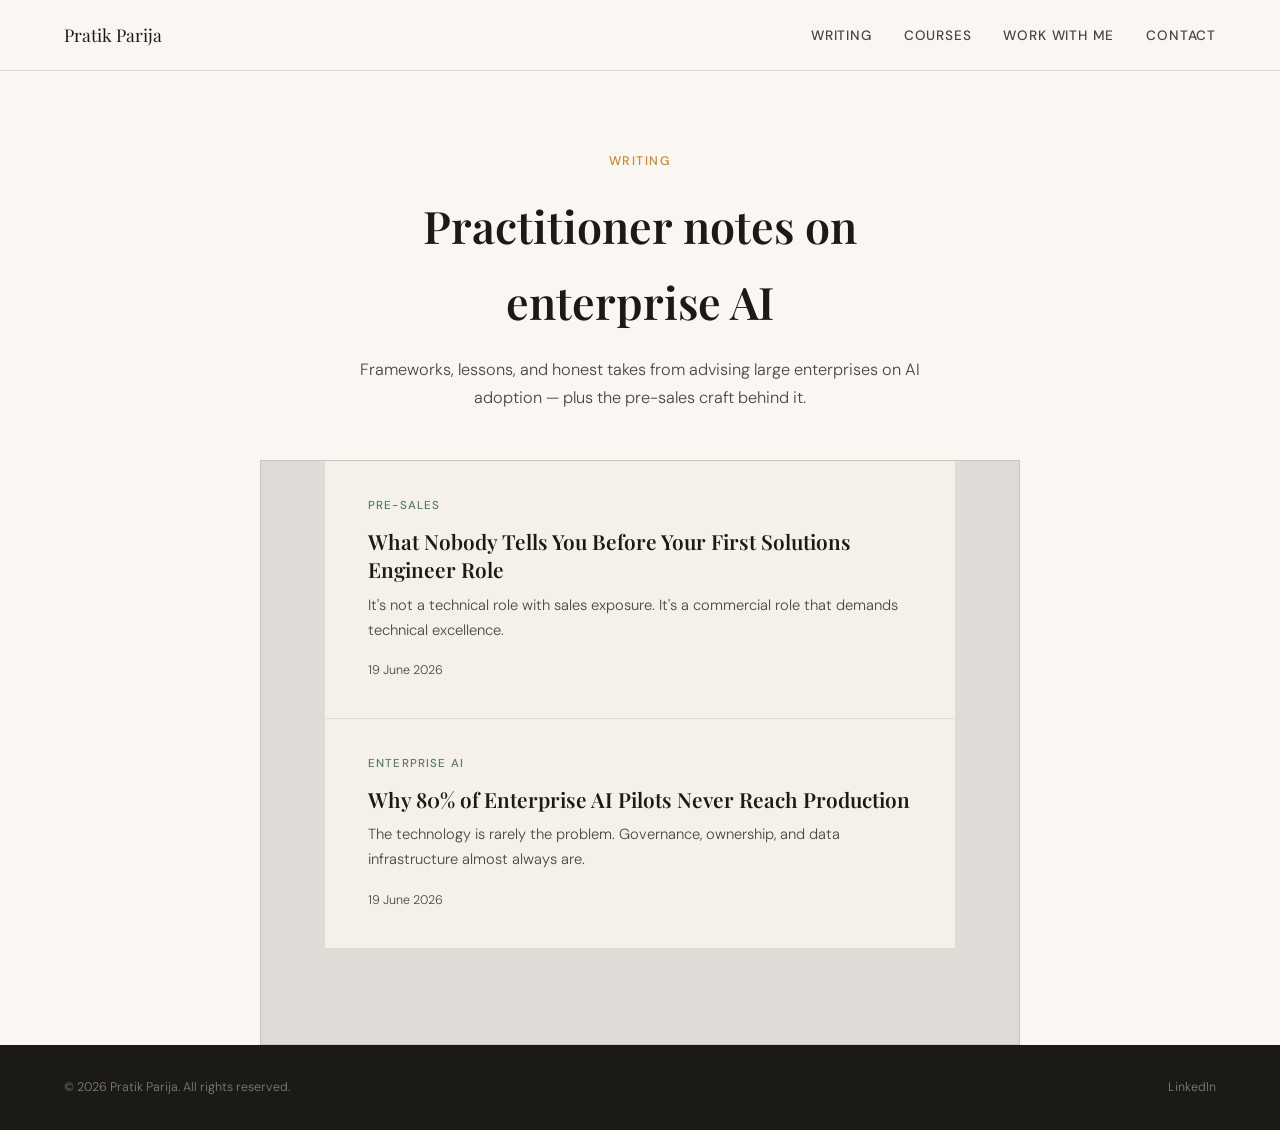
<file: blog/index.html>
<!DOCTYPE html><html lang="en"> <head><meta charset="UTF-8"><meta name="viewport" content="width=device-width, initial-scale=1.0"><title>Writing | Pratik Parija</title><meta name="description" content="Practitioner perspectives on enterprise AI, pre-sales, and AI adoption in India — by Pratik Parija."><link rel="canonical" href="https://www.pratikparija.com/blog/"><link rel="icon" type="image/x-icon" href="/favicon.ico"><link rel="icon" type="image/png" sizes="32x32" href="/favicon-32x32.png"><link rel="apple-touch-icon" sizes="180x180" href="/apple-touch-icon.png"><meta property="og:type" content="article"><meta property="og:title" content="Writing | Pratik Parija"><meta property="og:description" content="Practitioner perspectives on enterprise AI, pre-sales, and AI adoption in India — by Pratik Parija."><meta property="og:image" content="https://www.pratikparija.com/images/og-image.png"><meta property="og:url" content="https://www.pratikparija.com/blog/"><meta name="twitter:card" content="summary_large_image"><meta name="twitter:title" content="Writing | Pratik Parija"><meta name="twitter:image" content="https://www.pratikparija.com/images/og-image.png"><link rel="preconnect" href="https://fonts.googleapis.com"><link rel="preconnect" href="https://fonts.gstatic.com" crossorigin><link href="https://fonts.googleapis.com/css2?family=Playfair+Display:ital,wght@0,400;0,600;1,400&family=DM+Sans:wght@300;400;500&display=swap" rel="stylesheet"><style>*,*:before,*:after{box-sizing:border-box;margin:0;padding:0}:root{--cream: #FAF7F2;--warm-white: #F5F0E8;--ink: #1C1A17;--ink-light: #4A4540;--amber: #C8873A;--amber-light: #E8A85A;--sage: #5C7A6B;--rule: rgba(28,26,23,.12);--serif: "Playfair Display", Georgia, serif;--sans: "DM Sans", system-ui, sans-serif}html{scroll-behavior:smooth}body{background:var(--cream);color:var(--ink);font-family:var(--sans);font-weight:300;line-height:1.7}nav{position:sticky;top:0;z-index:100;display:flex;align-items:center;justify-content:space-between;padding:1.25rem 5vw;background:#faf7f2eb;backdrop-filter:blur(12px);border-bottom:1px solid var(--rule)}.nav-logo{font-family:var(--serif);font-size:1.1rem;color:var(--ink);text-decoration:none}.nav-links{display:flex;gap:2rem;list-style:none}.nav-links a{font-size:.85rem;font-weight:500;letter-spacing:.06em;text-transform:uppercase;color:var(--ink-light);text-decoration:none;transition:color .2s}.nav-links a:hover{color:var(--amber)}footer{padding:2rem 5vw;background:var(--ink);display:flex;justify-content:space-between;align-items:center;flex-wrap:wrap;gap:1rem}footer p,footer a{font-size:.78rem;color:#faf7f273;text-decoration:none}footer a:hover{color:var(--amber)}@media(max-width:700px){.nav-links{gap:1rem}.nav-links a{font-size:.72rem}}
.blog-hero[data-astro-cid-5tznm7mj]{max-width:720px;margin:0 auto;padding:5rem 5vw 3rem;text-align:center}.eyebrow[data-astro-cid-5tznm7mj]{font-size:.78rem;font-weight:500;letter-spacing:.12em;text-transform:uppercase;color:var(--amber);display:block;margin-bottom:1rem}.blog-hero[data-astro-cid-5tznm7mj] h1[data-astro-cid-5tznm7mj]{font-family:var(--serif);font-size:clamp(2rem,4vw,2.8rem);font-weight:600;margin-bottom:1rem}.blog-hero[data-astro-cid-5tznm7mj] p[data-astro-cid-5tznm7mj]{color:var(--ink-light);font-size:1.02rem}.blog-list[data-astro-cid-5tznm7mj]{max-width:760px;margin:0 auto;padding:0 5vw 6rem;display:flex;flex-direction:column;gap:1px;background:var(--rule);border:1px solid var(--rule)}.post-row[data-astro-cid-5tznm7mj]{display:block;background:var(--warm-white);padding:2.2rem 2.5rem;text-decoration:none;color:inherit;transition:transform .2s;border-left:3px solid transparent}.post-row[data-astro-cid-5tznm7mj]:hover{transform:translate(4px);border-left-color:var(--amber);background:var(--cream)}.post-row-pillar[data-astro-cid-5tznm7mj]{font-size:.72rem;font-weight:500;letter-spacing:.1em;text-transform:uppercase;color:var(--sage);display:block;margin-bottom:.7rem}.post-row[data-astro-cid-5tznm7mj] h2[data-astro-cid-5tznm7mj]{font-family:var(--serif);font-size:1.3rem;font-weight:600;color:var(--ink);margin-bottom:.6rem;line-height:1.35}.post-row[data-astro-cid-5tznm7mj] p[data-astro-cid-5tznm7mj]{font-size:.92rem;color:var(--ink-light);margin-bottom:.8rem}.post-row-date[data-astro-cid-5tznm7mj]{font-size:.78rem;color:var(--ink-light)}
</style></head> <body> <nav> <a href="/" class="nav-logo">Pratik Parija</a> <ul class="nav-links"> <li><a href="/blog">Writing</a></li> <li><a href="/#courses">Courses</a></li> <li><a href="/#work">Work With Me</a></li> <li><a href="/#contact">Contact</a></li> </ul> </nav>  <section class="blog-hero" data-astro-cid-5tznm7mj> <span class="eyebrow" data-astro-cid-5tznm7mj>Writing</span> <h1 data-astro-cid-5tznm7mj>Practitioner notes on enterprise AI</h1> <p data-astro-cid-5tznm7mj>Frameworks, lessons, and honest takes from advising large enterprises on AI adoption — plus the pre-sales craft behind it.</p> </section> <section class="blog-list" data-astro-cid-5tznm7mj> <a href="/blog/what-nobody-tells-you-before-first-se-role" class="post-row" data-astro-cid-5tznm7mj> <span class="post-row-pillar" data-astro-cid-5tznm7mj>Pre-sales</span> <h2 data-astro-cid-5tznm7mj>What Nobody Tells You Before Your First Solutions Engineer Role</h2> <p data-astro-cid-5tznm7mj>It&#39;s not a technical role with sales exposure. It&#39;s a commercial role that demands technical excellence.</p> <span class="post-row-date" data-astro-cid-5tznm7mj>19 June 2026</span> </a><a href="/blog/why-80-percent-ai-pilots-never-reach-production" class="post-row" data-astro-cid-5tznm7mj> <span class="post-row-pillar" data-astro-cid-5tznm7mj>Enterprise AI</span> <h2 data-astro-cid-5tznm7mj>Why 80% of Enterprise AI Pilots Never Reach Production</h2> <p data-astro-cid-5tznm7mj>The technology is rarely the problem. Governance, ownership, and data infrastructure almost always are.</p> <span class="post-row-date" data-astro-cid-5tznm7mj>19 June 2026</span> </a> </section>  <footer> <p>© 2026 Pratik Parija. All rights reserved.</p> <a href="https://uk.linkedin.com/in/pratik-parija" target="_blank">LinkedIn</a> </footer> </body></html>
</file>
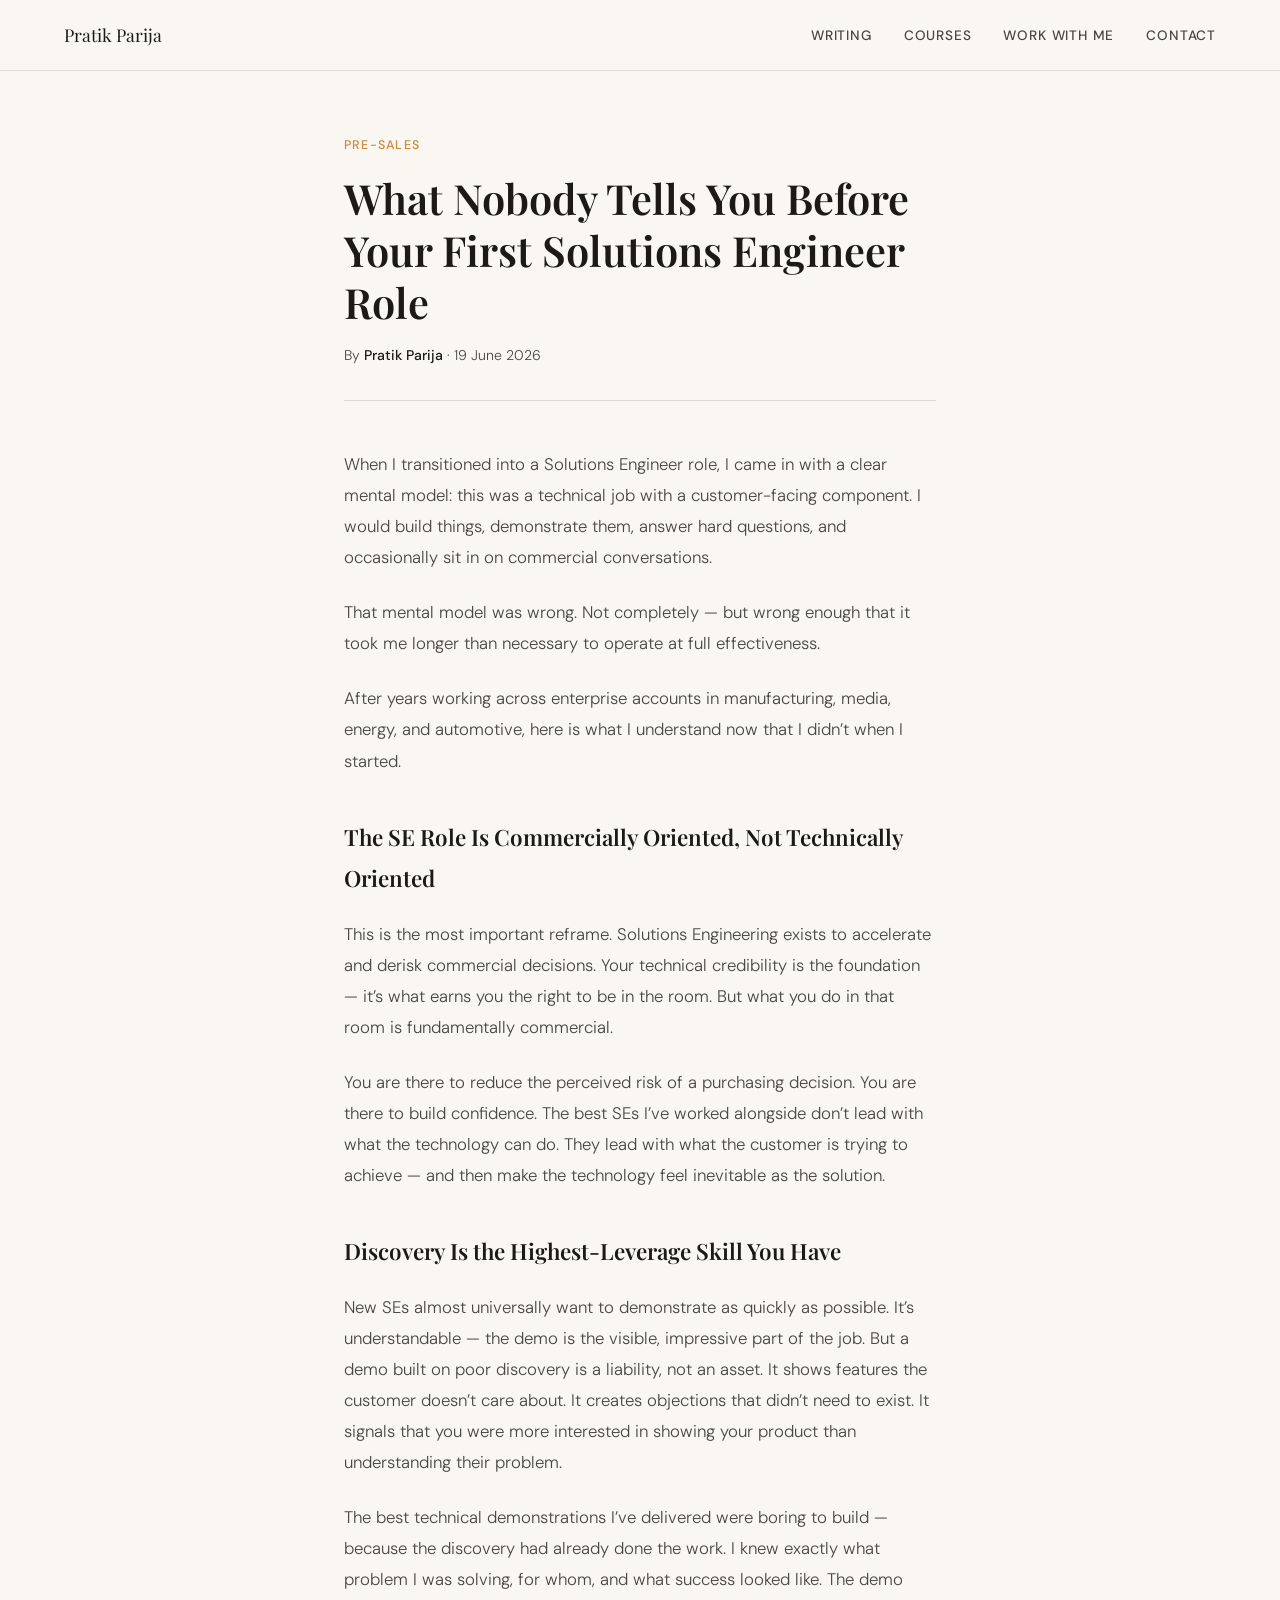
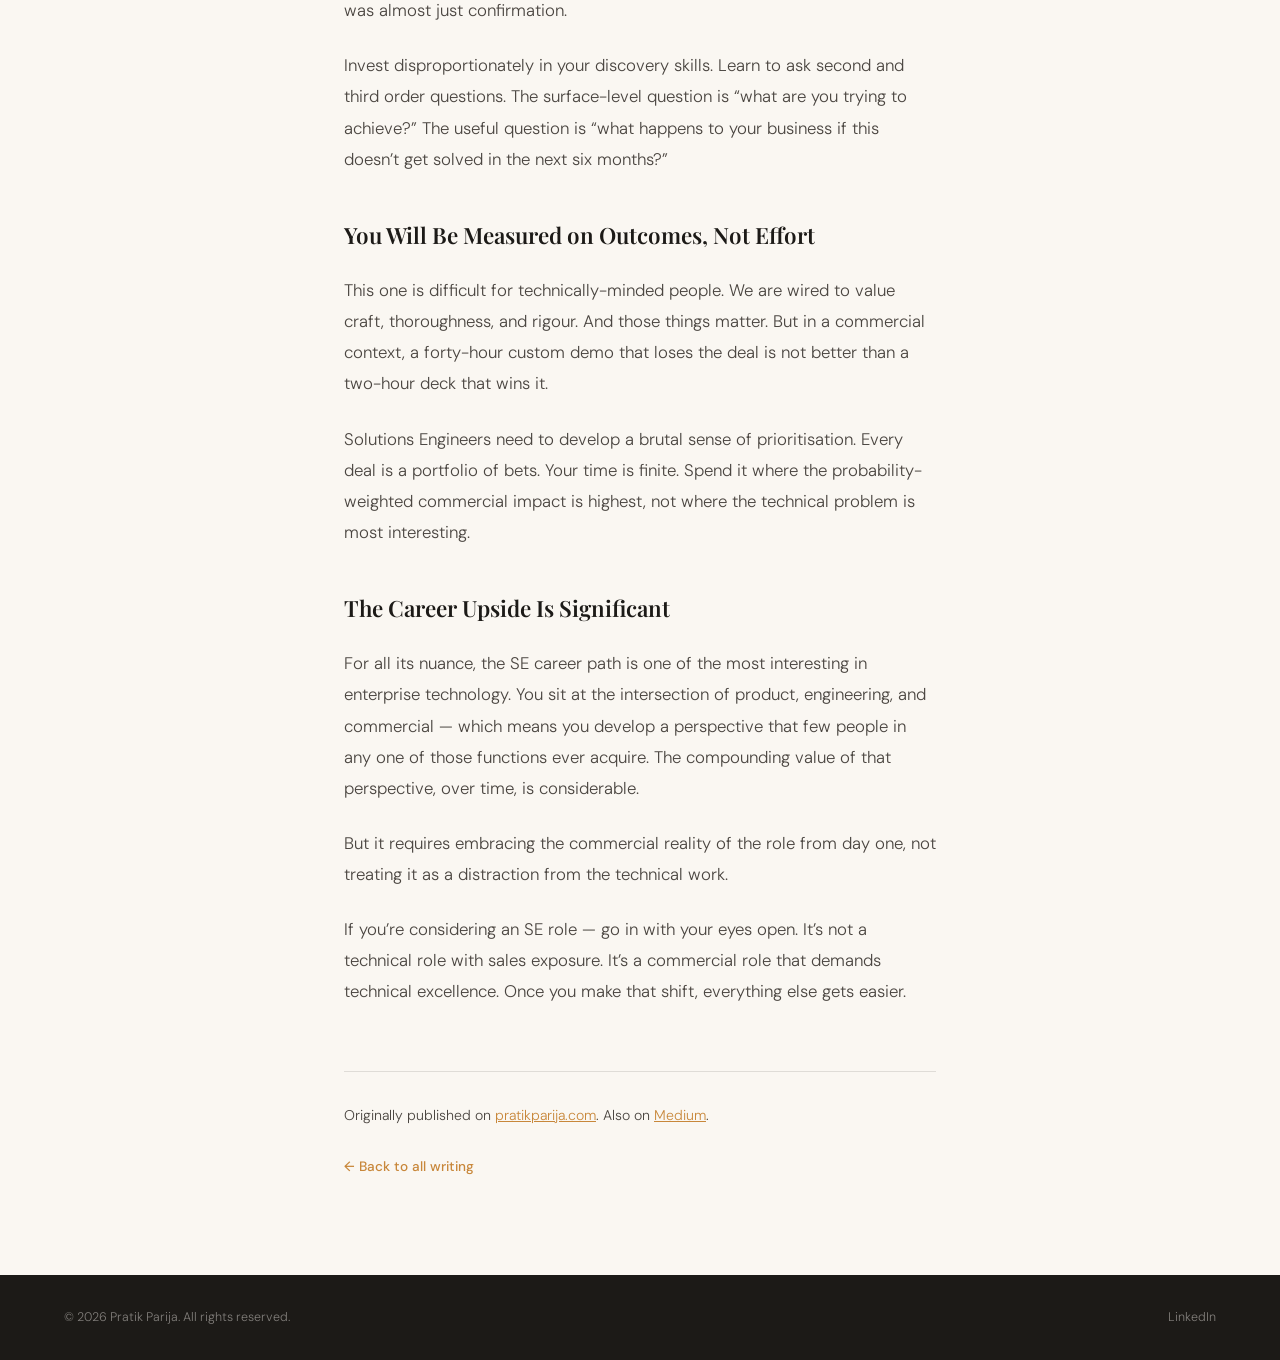
<file: blog/what-nobody-tells-you-before-first-se-role/index.html>
<!DOCTYPE html><html lang="en"> <head><meta charset="UTF-8"><meta name="viewport" content="width=device-width, initial-scale=1.0"><title>What Nobody Tells You Before Your First Solutions Engineer Role | Pratik Parija</title><meta name="description" content="It's not a technical role with sales exposure. It's a commercial role that demands technical excellence."><link rel="canonical" href="https://www.pratikparija.com/blog/what-nobody-tells-you-before-first-se-role/"><link rel="icon" type="image/x-icon" href="/favicon.ico"><link rel="icon" type="image/png" sizes="32x32" href="/favicon-32x32.png"><link rel="apple-touch-icon" sizes="180x180" href="/apple-touch-icon.png"><meta property="og:type" content="article"><meta property="og:title" content="What Nobody Tells You Before Your First Solutions Engineer Role | Pratik Parija"><meta property="og:description" content="It's not a technical role with sales exposure. It's a commercial role that demands technical excellence."><meta property="og:image" content="https://www.pratikparija.com/images/og-image.png"><meta property="og:url" content="https://www.pratikparija.com/blog/what-nobody-tells-you-before-first-se-role/"><meta name="twitter:card" content="summary_large_image"><meta name="twitter:title" content="What Nobody Tells You Before Your First Solutions Engineer Role | Pratik Parija"><meta name="twitter:image" content="https://www.pratikparija.com/images/og-image.png"><link rel="preconnect" href="https://fonts.googleapis.com"><link rel="preconnect" href="https://fonts.gstatic.com" crossorigin><link href="https://fonts.googleapis.com/css2?family=Playfair+Display:ital,wght@0,400;0,600;1,400&family=DM+Sans:wght@300;400;500&display=swap" rel="stylesheet"><style>*,*:before,*:after{box-sizing:border-box;margin:0;padding:0}:root{--cream: #FAF7F2;--warm-white: #F5F0E8;--ink: #1C1A17;--ink-light: #4A4540;--amber: #C8873A;--amber-light: #E8A85A;--sage: #5C7A6B;--rule: rgba(28,26,23,.12);--serif: "Playfair Display", Georgia, serif;--sans: "DM Sans", system-ui, sans-serif}html{scroll-behavior:smooth}body{background:var(--cream);color:var(--ink);font-family:var(--sans);font-weight:300;line-height:1.7}nav{position:sticky;top:0;z-index:100;display:flex;align-items:center;justify-content:space-between;padding:1.25rem 5vw;background:#faf7f2eb;backdrop-filter:blur(12px);border-bottom:1px solid var(--rule)}.nav-logo{font-family:var(--serif);font-size:1.1rem;color:var(--ink);text-decoration:none}.nav-links{display:flex;gap:2rem;list-style:none}.nav-links a{font-size:.85rem;font-weight:500;letter-spacing:.06em;text-transform:uppercase;color:var(--ink-light);text-decoration:none;transition:color .2s}.nav-links a:hover{color:var(--amber)}footer{padding:2rem 5vw;background:var(--ink);display:flex;justify-content:space-between;align-items:center;flex-wrap:wrap;gap:1rem}footer p,footer a{font-size:.78rem;color:#faf7f273;text-decoration:none}footer a:hover{color:var(--amber)}@media(max-width:700px){.nav-links{gap:1rem}.nav-links a{font-size:.72rem}}
.post[data-astro-cid-gjtny2mx]{max-width:720px;margin:0 auto;padding:4rem 5vw 6rem}.post-pillar[data-astro-cid-gjtny2mx]{font-size:.78rem;font-weight:500;letter-spacing:.1em;text-transform:uppercase;color:var(--amber);display:block;margin-bottom:1rem}.post-header[data-astro-cid-gjtny2mx] h1[data-astro-cid-gjtny2mx]{font-family:var(--serif);font-size:clamp(1.9rem,4vw,2.6rem);line-height:1.25;font-weight:600;margin-bottom:1rem}.post-meta[data-astro-cid-gjtny2mx]{font-size:.88rem;color:var(--ink-light);margin-bottom:3rem;padding-bottom:2rem;border-bottom:1px solid var(--rule)}.post-meta[data-astro-cid-gjtny2mx] strong[data-astro-cid-gjtny2mx]{color:var(--ink);font-weight:500}.post-body[data-astro-cid-gjtny2mx]{font-size:1.05rem;color:var(--ink-light);line-height:1.85}.post-body[data-astro-cid-gjtny2mx] p{margin-bottom:1.5rem}.post-body[data-astro-cid-gjtny2mx] h2{font-family:var(--serif);font-size:1.4rem;font-weight:600;color:var(--ink);margin:2.5rem 0 1.2rem}.post-body[data-astro-cid-gjtny2mx] strong{color:var(--ink);font-weight:500}.post-footer[data-astro-cid-gjtny2mx]{margin-top:4rem;padding-top:2rem;border-top:1px solid var(--rule)}.post-footer[data-astro-cid-gjtny2mx] p[data-astro-cid-gjtny2mx]{font-size:.88rem;color:var(--ink-light);margin-bottom:1.5rem}.post-footer[data-astro-cid-gjtny2mx] a[data-astro-cid-gjtny2mx]{color:var(--amber)}.back-link[data-astro-cid-gjtny2mx]{display:inline-block;font-size:.85rem;font-weight:500;color:var(--ink);text-decoration:none}.back-link[data-astro-cid-gjtny2mx]:hover{color:var(--amber)}
</style></head> <body> <nav> <a href="/" class="nav-logo">Pratik Parija</a> <ul class="nav-links"> <li><a href="/blog">Writing</a></li> <li><a href="/#courses">Courses</a></li> <li><a href="/#work">Work With Me</a></li> <li><a href="/#contact">Contact</a></li> </ul> </nav>  <script type="application/ld+json">{"@context":"https://schema.org","@type":"Article","headline":"What Nobody Tells You Before Your First Solutions Engineer Role","description":"It's not a technical role with sales exposure. It's a commercial role that demands technical excellence.","datePublished":"2026-06-19T00:00:00.000Z","author":{"@type":"Person","name":"Pratik Parija","url":"https://www.pratikparija.com","sameAs":["https://uk.linkedin.com/in/pratik-parija","https://medium.com/@pratikparija"]},"publisher":{"@type":"Person","name":"Pratik Parija"},"mainEntityOfPage":"https://www.pratikparija.com/blog/what-nobody-tells-you-before-first-se-role/"}</script> <article class="post" data-astro-cid-gjtny2mx> <div class="post-header" data-astro-cid-gjtny2mx> <span class="post-pillar" data-astro-cid-gjtny2mx>Pre-sales</span> <h1 data-astro-cid-gjtny2mx>What Nobody Tells You Before Your First Solutions Engineer Role</h1> <p class="post-meta" data-astro-cid-gjtny2mx>
By <strong data-astro-cid-gjtny2mx>Pratik Parija</strong> · 19 June 2026 </p> </div> <div class="post-body" data-astro-cid-gjtny2mx>  <p>When I transitioned into a Solutions Engineer role, I came in with a clear mental model: this was a technical job with a customer-facing component. I would build things, demonstrate them, answer hard questions, and occasionally sit in on commercial conversations.</p>
<p>That mental model was wrong. Not completely — but wrong enough that it took me longer than necessary to operate at full effectiveness.</p>
<p>After years working across enterprise accounts in manufacturing, media, energy, and automotive, here is what I understand now that I didn’t when I started.</p>
<h2 id="the-se-role-is-commercially-oriented-not-technically-oriented">The SE Role Is Commercially Oriented, Not Technically Oriented</h2>
<p>This is the most important reframe. Solutions Engineering exists to accelerate and derisk commercial decisions. Your technical credibility is the foundation — it’s what earns you the right to be in the room. But what you do in that room is fundamentally commercial.</p>
<p>You are there to reduce the perceived risk of a purchasing decision. You are there to build confidence. The best SEs I’ve worked alongside don’t lead with what the technology can do. They lead with what the customer is trying to achieve — and then make the technology feel inevitable as the solution.</p>
<h2 id="discovery-is-the-highest-leverage-skill-you-have">Discovery Is the Highest-Leverage Skill You Have</h2>
<p>New SEs almost universally want to demonstrate as quickly as possible. It’s understandable — the demo is the visible, impressive part of the job. But a demo built on poor discovery is a liability, not an asset. It shows features the customer doesn’t care about. It creates objections that didn’t need to exist. It signals that you were more interested in showing your product than understanding their problem.</p>
<p>The best technical demonstrations I’ve delivered were boring to build — because the discovery had already done the work. I knew exactly what problem I was solving, for whom, and what success looked like. The demo was almost just confirmation.</p>
<p>Invest disproportionately in your discovery skills. Learn to ask second and third order questions. The surface-level question is “what are you trying to achieve?” The useful question is “what happens to your business if this doesn’t get solved in the next six months?”</p>
<h2 id="you-will-be-measured-on-outcomes-not-effort">You Will Be Measured on Outcomes, Not Effort</h2>
<p>This one is difficult for technically-minded people. We are wired to value craft, thoroughness, and rigour. And those things matter. But in a commercial context, a forty-hour custom demo that loses the deal is not better than a two-hour deck that wins it.</p>
<p>Solutions Engineers need to develop a brutal sense of prioritisation. Every deal is a portfolio of bets. Your time is finite. Spend it where the probability-weighted commercial impact is highest, not where the technical problem is most interesting.</p>
<h2 id="the-career-upside-is-significant">The Career Upside Is Significant</h2>
<p>For all its nuance, the SE career path is one of the most interesting in enterprise technology. You sit at the intersection of product, engineering, and commercial — which means you develop a perspective that few people in any one of those functions ever acquire. The compounding value of that perspective, over time, is considerable.</p>
<p>But it requires embracing the commercial reality of the role from day one, not treating it as a distraction from the technical work.</p>
<p>If you’re considering an SE role — go in with your eyes open. It’s not a technical role with sales exposure. It’s a commercial role that demands technical excellence. Once you make that shift, everything else gets easier.</p>  </div> <div class="post-footer" data-astro-cid-gjtny2mx> <p data-astro-cid-gjtny2mx>Originally published on <a href="https://www.pratikparija.com" data-astro-cid-gjtny2mx>pratikparija.com</a>. Also on <a href="https://medium.com/@pratikparija" target="_blank" data-astro-cid-gjtny2mx>Medium</a>.</p> <a href="/blog" class="back-link" data-astro-cid-gjtny2mx>← Back to all writing</a> </div> </article>  <footer> <p>© 2026 Pratik Parija. All rights reserved.</p> <a href="https://uk.linkedin.com/in/pratik-parija" target="_blank">LinkedIn</a> </footer> </body></html>
</file>
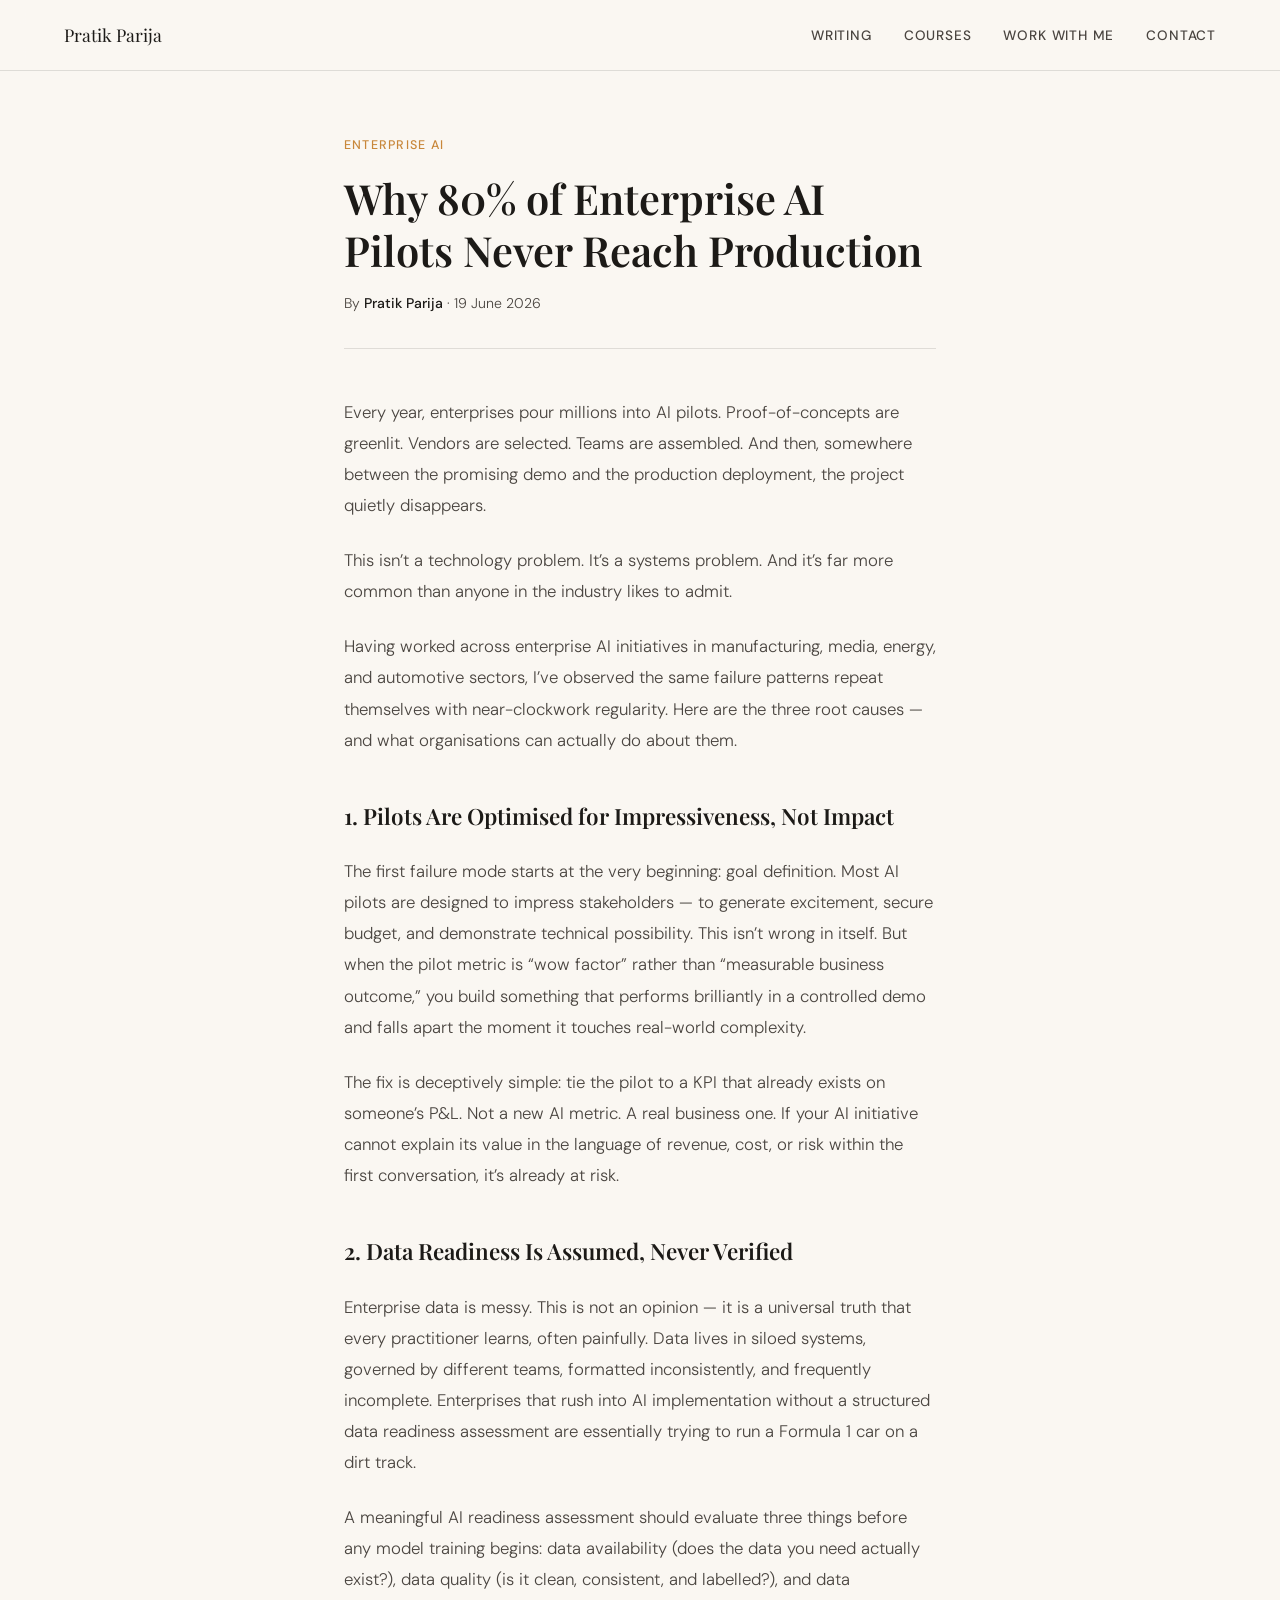
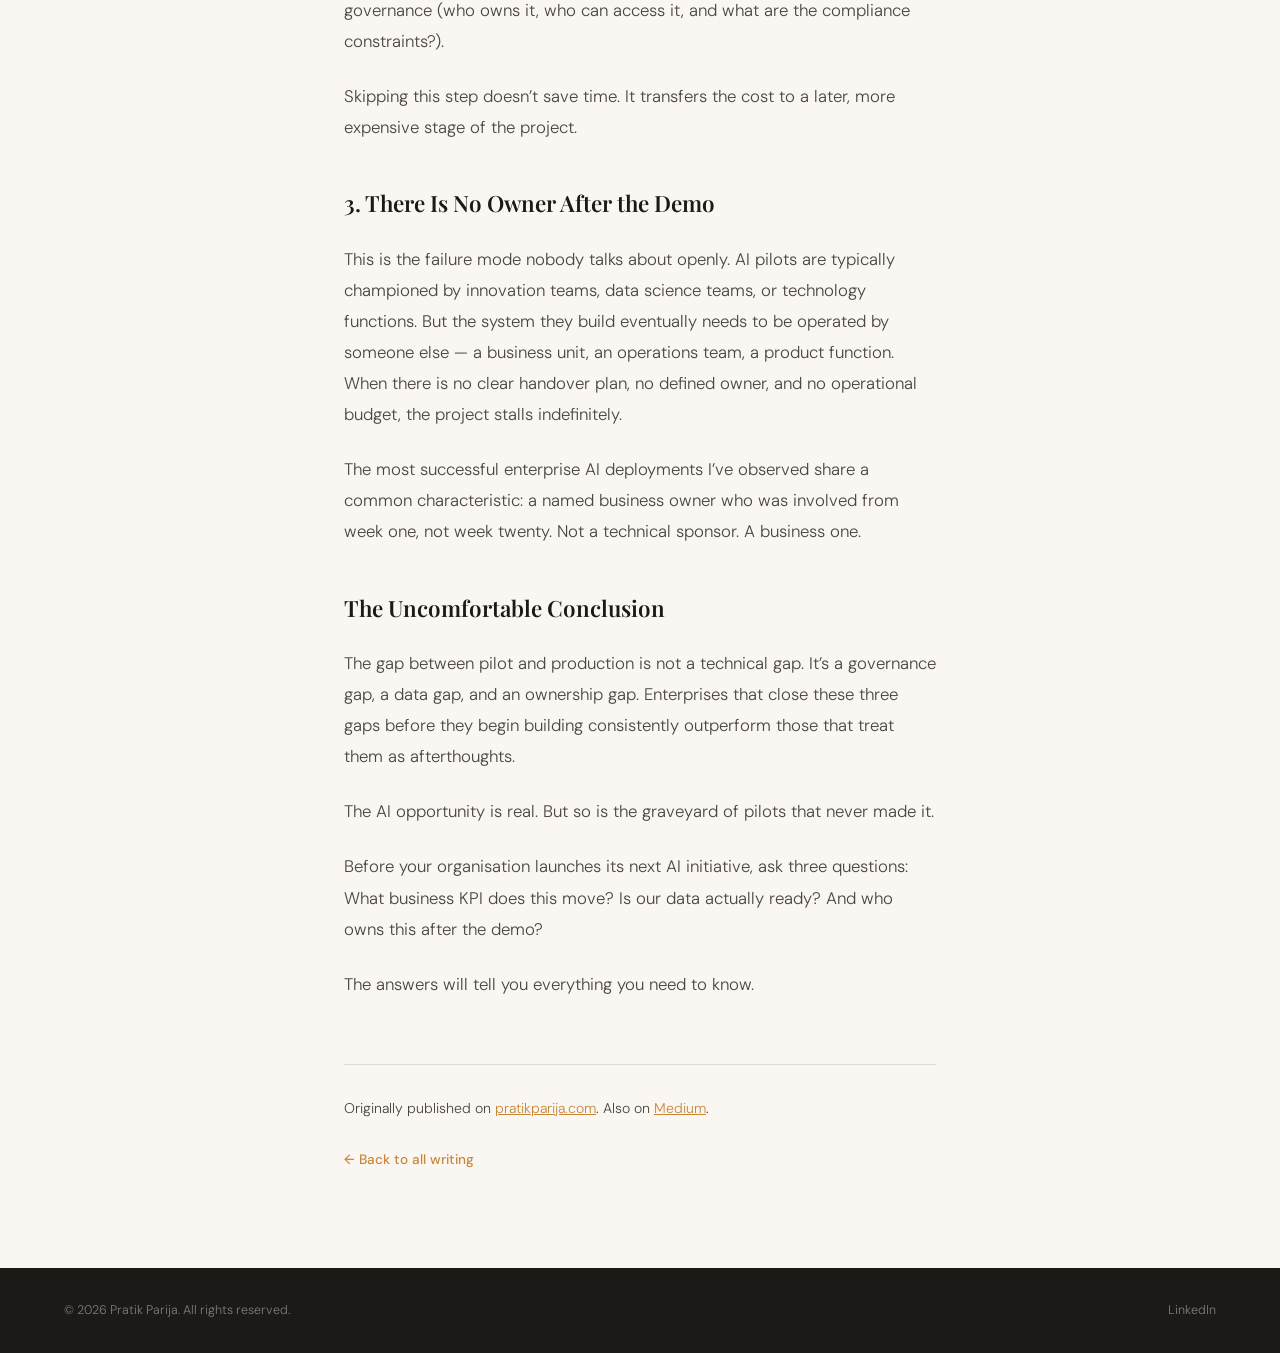
<file: blog/why-80-percent-ai-pilots-never-reach-production/index.html>
<!DOCTYPE html><html lang="en"> <head><meta charset="UTF-8"><meta name="viewport" content="width=device-width, initial-scale=1.0"><title>Why 80% of Enterprise AI Pilots Never Reach Production | Pratik Parija</title><meta name="description" content="The technology is rarely the problem. Governance, ownership, and data infrastructure almost always are."><link rel="canonical" href="https://www.pratikparija.com/blog/why-80-percent-ai-pilots-never-reach-production/"><link rel="icon" type="image/x-icon" href="/favicon.ico"><link rel="icon" type="image/png" sizes="32x32" href="/favicon-32x32.png"><link rel="apple-touch-icon" sizes="180x180" href="/apple-touch-icon.png"><meta property="og:type" content="article"><meta property="og:title" content="Why 80% of Enterprise AI Pilots Never Reach Production | Pratik Parija"><meta property="og:description" content="The technology is rarely the problem. Governance, ownership, and data infrastructure almost always are."><meta property="og:image" content="https://www.pratikparija.com/images/og-image.png"><meta property="og:url" content="https://www.pratikparija.com/blog/why-80-percent-ai-pilots-never-reach-production/"><meta name="twitter:card" content="summary_large_image"><meta name="twitter:title" content="Why 80% of Enterprise AI Pilots Never Reach Production | Pratik Parija"><meta name="twitter:image" content="https://www.pratikparija.com/images/og-image.png"><link rel="preconnect" href="https://fonts.googleapis.com"><link rel="preconnect" href="https://fonts.gstatic.com" crossorigin><link href="https://fonts.googleapis.com/css2?family=Playfair+Display:ital,wght@0,400;0,600;1,400&family=DM+Sans:wght@300;400;500&display=swap" rel="stylesheet"><style>*,*:before,*:after{box-sizing:border-box;margin:0;padding:0}:root{--cream: #FAF7F2;--warm-white: #F5F0E8;--ink: #1C1A17;--ink-light: #4A4540;--amber: #C8873A;--amber-light: #E8A85A;--sage: #5C7A6B;--rule: rgba(28,26,23,.12);--serif: "Playfair Display", Georgia, serif;--sans: "DM Sans", system-ui, sans-serif}html{scroll-behavior:smooth}body{background:var(--cream);color:var(--ink);font-family:var(--sans);font-weight:300;line-height:1.7}nav{position:sticky;top:0;z-index:100;display:flex;align-items:center;justify-content:space-between;padding:1.25rem 5vw;background:#faf7f2eb;backdrop-filter:blur(12px);border-bottom:1px solid var(--rule)}.nav-logo{font-family:var(--serif);font-size:1.1rem;color:var(--ink);text-decoration:none}.nav-links{display:flex;gap:2rem;list-style:none}.nav-links a{font-size:.85rem;font-weight:500;letter-spacing:.06em;text-transform:uppercase;color:var(--ink-light);text-decoration:none;transition:color .2s}.nav-links a:hover{color:var(--amber)}footer{padding:2rem 5vw;background:var(--ink);display:flex;justify-content:space-between;align-items:center;flex-wrap:wrap;gap:1rem}footer p,footer a{font-size:.78rem;color:#faf7f273;text-decoration:none}footer a:hover{color:var(--amber)}@media(max-width:700px){.nav-links{gap:1rem}.nav-links a{font-size:.72rem}}
.post[data-astro-cid-gjtny2mx]{max-width:720px;margin:0 auto;padding:4rem 5vw 6rem}.post-pillar[data-astro-cid-gjtny2mx]{font-size:.78rem;font-weight:500;letter-spacing:.1em;text-transform:uppercase;color:var(--amber);display:block;margin-bottom:1rem}.post-header[data-astro-cid-gjtny2mx] h1[data-astro-cid-gjtny2mx]{font-family:var(--serif);font-size:clamp(1.9rem,4vw,2.6rem);line-height:1.25;font-weight:600;margin-bottom:1rem}.post-meta[data-astro-cid-gjtny2mx]{font-size:.88rem;color:var(--ink-light);margin-bottom:3rem;padding-bottom:2rem;border-bottom:1px solid var(--rule)}.post-meta[data-astro-cid-gjtny2mx] strong[data-astro-cid-gjtny2mx]{color:var(--ink);font-weight:500}.post-body[data-astro-cid-gjtny2mx]{font-size:1.05rem;color:var(--ink-light);line-height:1.85}.post-body[data-astro-cid-gjtny2mx] p{margin-bottom:1.5rem}.post-body[data-astro-cid-gjtny2mx] h2{font-family:var(--serif);font-size:1.4rem;font-weight:600;color:var(--ink);margin:2.5rem 0 1.2rem}.post-body[data-astro-cid-gjtny2mx] strong{color:var(--ink);font-weight:500}.post-footer[data-astro-cid-gjtny2mx]{margin-top:4rem;padding-top:2rem;border-top:1px solid var(--rule)}.post-footer[data-astro-cid-gjtny2mx] p[data-astro-cid-gjtny2mx]{font-size:.88rem;color:var(--ink-light);margin-bottom:1.5rem}.post-footer[data-astro-cid-gjtny2mx] a[data-astro-cid-gjtny2mx]{color:var(--amber)}.back-link[data-astro-cid-gjtny2mx]{display:inline-block;font-size:.85rem;font-weight:500;color:var(--ink);text-decoration:none}.back-link[data-astro-cid-gjtny2mx]:hover{color:var(--amber)}
</style></head> <body> <nav> <a href="/" class="nav-logo">Pratik Parija</a> <ul class="nav-links"> <li><a href="/blog">Writing</a></li> <li><a href="/#courses">Courses</a></li> <li><a href="/#work">Work With Me</a></li> <li><a href="/#contact">Contact</a></li> </ul> </nav>  <script type="application/ld+json">{"@context":"https://schema.org","@type":"Article","headline":"Why 80% of Enterprise AI Pilots Never Reach Production","description":"The technology is rarely the problem. Governance, ownership, and data infrastructure almost always are.","datePublished":"2026-06-19T00:00:00.000Z","author":{"@type":"Person","name":"Pratik Parija","url":"https://www.pratikparija.com","sameAs":["https://uk.linkedin.com/in/pratik-parija","https://medium.com/@pratikparija"]},"publisher":{"@type":"Person","name":"Pratik Parija"},"mainEntityOfPage":"https://www.pratikparija.com/blog/why-80-percent-ai-pilots-never-reach-production/"}</script> <article class="post" data-astro-cid-gjtny2mx> <div class="post-header" data-astro-cid-gjtny2mx> <span class="post-pillar" data-astro-cid-gjtny2mx>Enterprise AI</span> <h1 data-astro-cid-gjtny2mx>Why 80% of Enterprise AI Pilots Never Reach Production</h1> <p class="post-meta" data-astro-cid-gjtny2mx>
By <strong data-astro-cid-gjtny2mx>Pratik Parija</strong> · 19 June 2026 </p> </div> <div class="post-body" data-astro-cid-gjtny2mx>  <p>Every year, enterprises pour millions into AI pilots. Proof-of-concepts are greenlit. Vendors are selected. Teams are assembled. And then, somewhere between the promising demo and the production deployment, the project quietly disappears.</p>
<p>This isn’t a technology problem. It’s a systems problem. And it’s far more common than anyone in the industry likes to admit.</p>
<p>Having worked across enterprise AI initiatives in manufacturing, media, energy, and automotive sectors, I’ve observed the same failure patterns repeat themselves with near-clockwork regularity. Here are the three root causes — and what organisations can actually do about them.</p>
<h2 id="1-pilots-are-optimised-for-impressiveness-not-impact">1. Pilots Are Optimised for Impressiveness, Not Impact</h2>
<p>The first failure mode starts at the very beginning: goal definition. Most AI pilots are designed to impress stakeholders — to generate excitement, secure budget, and demonstrate technical possibility. This isn’t wrong in itself. But when the pilot metric is “wow factor” rather than “measurable business outcome,” you build something that performs brilliantly in a controlled demo and falls apart the moment it touches real-world complexity.</p>
<p>The fix is deceptively simple: tie the pilot to a KPI that already exists on someone’s P&#x26;L. Not a new AI metric. A real business one. If your AI initiative cannot explain its value in the language of revenue, cost, or risk within the first conversation, it’s already at risk.</p>
<h2 id="2-data-readiness-is-assumed-never-verified">2. Data Readiness Is Assumed, Never Verified</h2>
<p>Enterprise data is messy. This is not an opinion — it is a universal truth that every practitioner learns, often painfully. Data lives in siloed systems, governed by different teams, formatted inconsistently, and frequently incomplete. Enterprises that rush into AI implementation without a structured data readiness assessment are essentially trying to run a Formula 1 car on a dirt track.</p>
<p>A meaningful AI readiness assessment should evaluate three things before any model training begins: data availability (does the data you need actually exist?), data quality (is it clean, consistent, and labelled?), and data governance (who owns it, who can access it, and what are the compliance constraints?).</p>
<p>Skipping this step doesn’t save time. It transfers the cost to a later, more expensive stage of the project.</p>
<h2 id="3-there-is-no-owner-after-the-demo">3. There Is No Owner After the Demo</h2>
<p>This is the failure mode nobody talks about openly. AI pilots are typically championed by innovation teams, data science teams, or technology functions. But the system they build eventually needs to be operated by someone else — a business unit, an operations team, a product function. When there is no clear handover plan, no defined owner, and no operational budget, the project stalls indefinitely.</p>
<p>The most successful enterprise AI deployments I’ve observed share a common characteristic: a named business owner who was involved from week one, not week twenty. Not a technical sponsor. A business one.</p>
<h2 id="the-uncomfortable-conclusion">The Uncomfortable Conclusion</h2>
<p>The gap between pilot and production is not a technical gap. It’s a governance gap, a data gap, and an ownership gap. Enterprises that close these three gaps before they begin building consistently outperform those that treat them as afterthoughts.</p>
<p>The AI opportunity is real. But so is the graveyard of pilots that never made it.</p>
<p>Before your organisation launches its next AI initiative, ask three questions: What business KPI does this move? Is our data actually ready? And who owns this after the demo?</p>
<p>The answers will tell you everything you need to know.</p>  </div> <div class="post-footer" data-astro-cid-gjtny2mx> <p data-astro-cid-gjtny2mx>Originally published on <a href="https://www.pratikparija.com" data-astro-cid-gjtny2mx>pratikparija.com</a>. Also on <a href="https://medium.com/@pratikparija" target="_blank" data-astro-cid-gjtny2mx>Medium</a>.</p> <a href="/blog" class="back-link" data-astro-cid-gjtny2mx>← Back to all writing</a> </div> </article>  <footer> <p>© 2026 Pratik Parija. All rights reserved.</p> <a href="https://uk.linkedin.com/in/pratik-parija" target="_blank">LinkedIn</a> </footer> </body></html>
</file>
